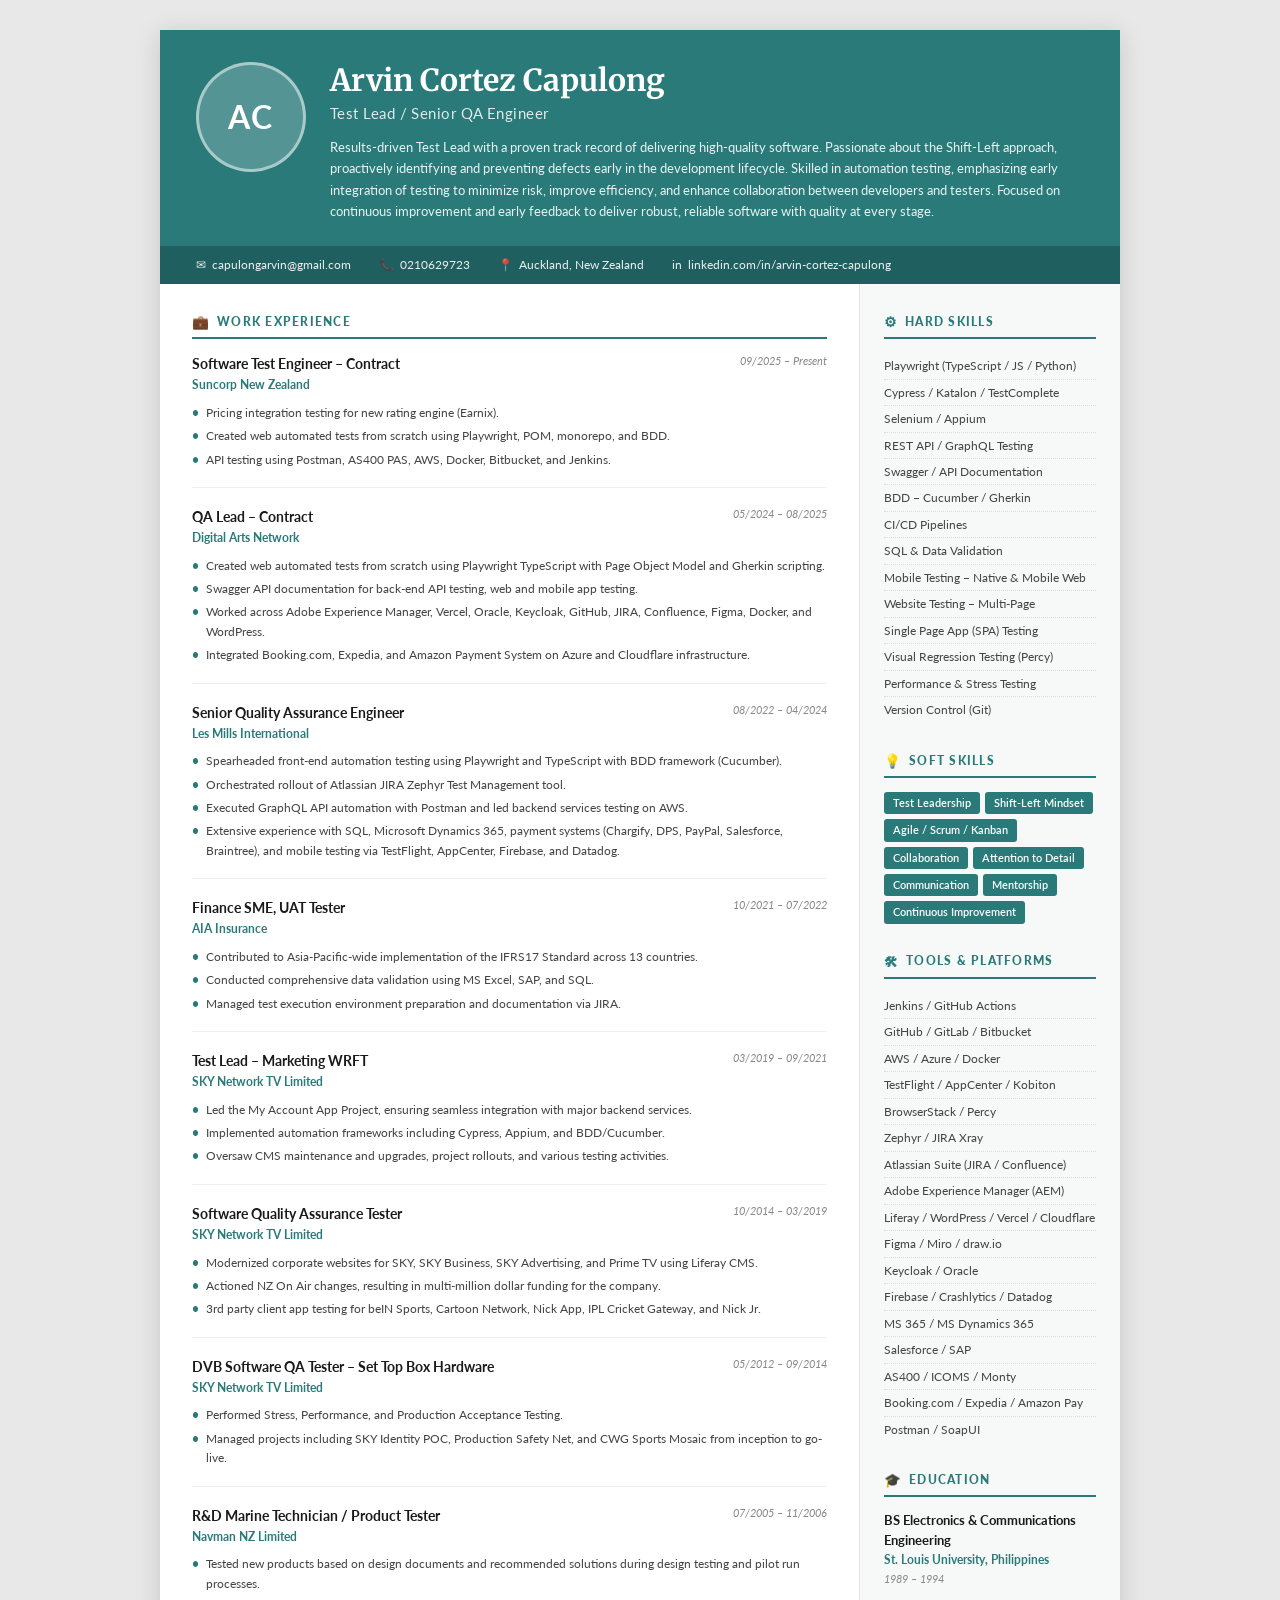
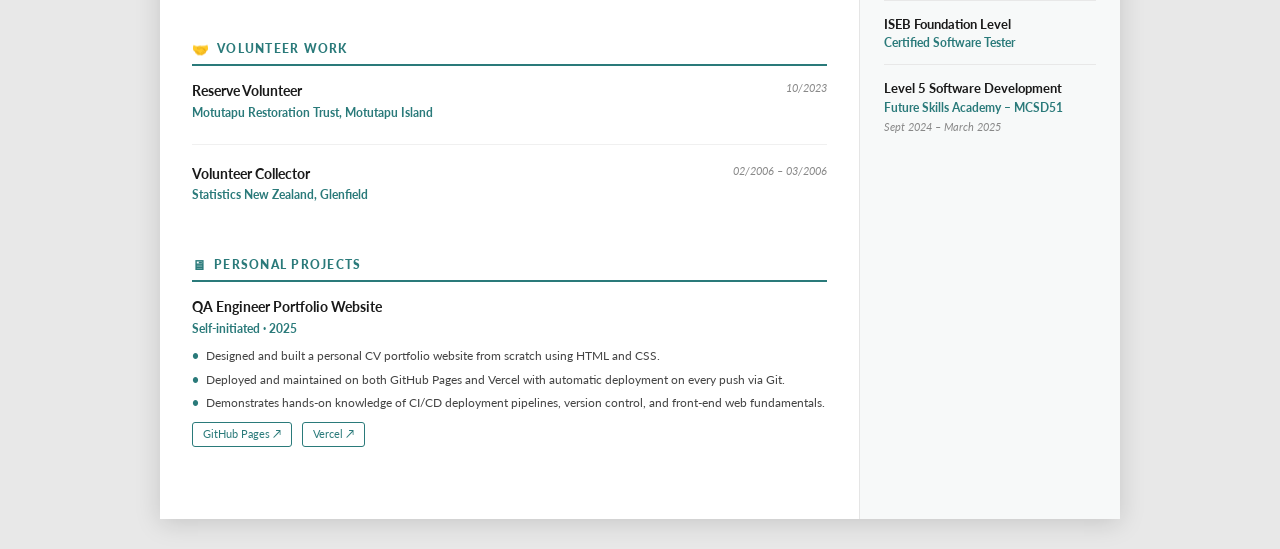
<file: index.html>
<!DOCTYPE html>
<html lang="en">
<head>
  <meta charset="UTF-8" />
  <meta name="viewport" content="width=device-width, initial-scale=1.0" />
  <title>Arvin Capulong | QA Engineer Portfolio</title>
  <link rel="preconnect" href="https://fonts.googleapis.com">
  <link rel="preconnect" href="https://fonts.gstatic.com" crossorigin>
  <link href="https://fonts.googleapis.com/css2?family=Lato:wght@300;400;700;900&family=Merriweather:wght@400;700&display=swap" rel="stylesheet">
  <link rel="stylesheet" href="style.css" />
</head>
<body>

<div class="cv-wrapper">

  <!-- HEADER -->
  <header class="cv-header">
    <div class="header-left">
      <div class="profile-photo">
        <div class="photo-placeholder">AC</div>
      </div>
      <div class="header-info">
        <h1>Arvin Cortez Capulong</h1>
        <h2>Test Lead / Senior QA Engineer</h2>
        <p class="summary">
          Results-driven Test Lead with a proven track record of delivering high-quality software.
          Passionate about the Shift-Left approach, proactively identifying and preventing defects
          early in the development lifecycle. Skilled in automation testing, emphasizing early
          integration of testing to minimize risk, improve efficiency, and enhance collaboration
          between developers and testers. Focused on continuous improvement and early feedback
          to deliver robust, reliable software with quality at every stage.
        </p>
      </div>
    </div>

    <div class="header-contact-bar">
      <a href="https://mail.google.com/mail/?view=cm&fs=1&to=capulongarvin@gmail.com" target="_blank">
        <span class="icon">✉</span> capulongarvin@gmail.com
      </a>
      <span><span class="icon">📞</span> 0210629723</span>
      <span><span class="icon">📍</span> Auckland, New Zealand</span>
      <a href="https://www.linkedin.com/in/arvin-cortez-capulong-6018682a/" target="_blank">
        <span class="icon">in</span> linkedin.com/in/arvin-cortez-capulong
      </a>
    </div>
  </header>

  <!-- MAIN BODY -->
  <div class="cv-body">

    <!-- LEFT COLUMN -->
    <main class="cv-main">

      <!-- EXPERIENCE -->
      <section class="cv-section">
        <h3 class="section-title"><span class="section-icon">💼</span> Work Experience</h3>

        <div class="exp-item">
          <div class="exp-header">
            <div>
              <h4 class="exp-role">Software Test Engineer – Contract</h4>
              <div class="exp-company">Suncorp New Zealand</div>
            </div>
            <div class="exp-date">09/2025 – Present</div>
          </div>
          <ul class="exp-bullets">
            <li>Pricing integration testing for new rating engine (Earnix).</li>
            <li>Created web automated tests from scratch using Playwright, POM, monorepo, and BDD.</li>
            <li>API testing using Postman, AS400 PAS, AWS, Docker, Bitbucket, and Jenkins.</li>
          </ul>
        </div>

        <div class="exp-item">
          <div class="exp-header">
            <div>
              <h4 class="exp-role">QA Lead – Contract</h4>
              <div class="exp-company">Digital Arts Network</div>
            </div>
            <div class="exp-date">05/2024 – 08/2025</div>
          </div>
          <ul class="exp-bullets">
            <li>Created web automated tests from scratch using Playwright TypeScript with Page Object Model and Gherkin scripting.</li>
            <li>Swagger API documentation for back-end API testing, web and mobile app testing.</li>
            <li>Worked across Adobe Experience Manager, Vercel, Oracle, Keycloak, GitHub, JIRA, Confluence, Figma, Docker, and WordPress.</li>
            <li>Integrated Booking.com, Expedia, and Amazon Payment System on Azure and Cloudflare infrastructure.</li>
          </ul>
        </div>

        <div class="exp-item">
          <div class="exp-header">
            <div>
              <h4 class="exp-role">Senior Quality Assurance Engineer</h4>
              <div class="exp-company">Les Mills International</div>
            </div>
            <div class="exp-date">08/2022 – 04/2024</div>
          </div>
          <ul class="exp-bullets">
            <li>Spearheaded front-end automation testing using Playwright and TypeScript with BDD framework (Cucumber).</li>
            <li>Orchestrated rollout of Atlassian JIRA Zephyr Test Management tool.</li>
            <li>Executed GraphQL API automation with Postman and led backend services testing on AWS.</li>
            <li>Extensive experience with SQL, Microsoft Dynamics 365, payment systems (Chargify, DPS, PayPal, Salesforce, Braintree), and mobile testing via TestFlight, AppCenter, Firebase, and Datadog.</li>
          </ul>
        </div>

        <div class="exp-item">
          <div class="exp-header">
            <div>
              <h4 class="exp-role">Finance SME, UAT Tester</h4>
              <div class="exp-company">AIA Insurance</div>
            </div>
            <div class="exp-date">10/2021 – 07/2022</div>
          </div>
          <ul class="exp-bullets">
            <li>Contributed to Asia-Pacific-wide implementation of the IFRS17 Standard across 13 countries.</li>
            <li>Conducted comprehensive data validation using MS Excel, SAP, and SQL.</li>
            <li>Managed test execution environment preparation and documentation via JIRA.</li>
          </ul>
        </div>

        <div class="exp-item">
          <div class="exp-header">
            <div>
              <h4 class="exp-role">Test Lead – Marketing WRFT</h4>
              <div class="exp-company">SKY Network TV Limited</div>
            </div>
            <div class="exp-date">03/2019 – 09/2021</div>
          </div>
          <ul class="exp-bullets">
            <li>Led the My Account App Project, ensuring seamless integration with major backend services.</li>
            <li>Implemented automation frameworks including Cypress, Appium, and BDD/Cucumber.</li>
            <li>Oversaw CMS maintenance and upgrades, project rollouts, and various testing activities.</li>
          </ul>
        </div>

        <div class="exp-item">
          <div class="exp-header">
            <div>
              <h4 class="exp-role">Software Quality Assurance Tester</h4>
              <div class="exp-company">SKY Network TV Limited</div>
            </div>
            <div class="exp-date">10/2014 – 03/2019</div>
          </div>
          <ul class="exp-bullets">
            <li>Modernized corporate websites for SKY, SKY Business, SKY Advertising, and Prime TV using Liferay CMS.</li>
            <li>Actioned NZ On Air changes, resulting in multi-million dollar funding for the company.</li>
            <li>3rd party client app testing for beIN Sports, Cartoon Network, Nick App, IPL Cricket Gateway, and Nick Jr.</li>
          </ul>
        </div>

        <div class="exp-item">
          <div class="exp-header">
            <div>
              <h4 class="exp-role">DVB Software QA Tester – Set Top Box Hardware</h4>
              <div class="exp-company">SKY Network TV Limited</div>
            </div>
            <div class="exp-date">05/2012 – 09/2014</div>
          </div>
          <ul class="exp-bullets">
            <li>Performed Stress, Performance, and Production Acceptance Testing.</li>
            <li>Managed projects including SKY Identity POC, Production Safety Net, and CWG Sports Mosaic from inception to go-live.</li>
          </ul>
        </div>

        <div class="exp-item">
          <div class="exp-header">
            <div>
              <h4 class="exp-role">R&D Marine Technician / Product Tester</h4>
              <div class="exp-company">Navman NZ Limited</div>
            </div>
            <div class="exp-date">07/2005 – 11/2006</div>
          </div>
          <ul class="exp-bullets">
            <li>Tested new products based on design documents and recommended solutions during design testing and pilot run processes.</li>
          </ul>
        </div>

      </section>

      <!-- VOLUNTEER -->
      <section class="cv-section">
        <h3 class="section-title"><span class="section-icon">🤝</span> Volunteer Work</h3>
        <div class="exp-item">
          <div class="exp-header">
            <div>
              <h4 class="exp-role">Reserve Volunteer</h4>
              <div class="exp-company">Motutapu Restoration Trust, Motutapu Island</div>
            </div>
            <div class="exp-date">10/2023</div>
          </div>
        </div>
        <div class="exp-item">
          <div class="exp-header">
            <div>
              <h4 class="exp-role">Volunteer Collector</h4>
              <div class="exp-company">Statistics New Zealand, Glenfield</div>
            </div>
            <div class="exp-date">02/2006 – 03/2006</div>
          </div>
        </div>
      </section>

      <!-- PERSONAL PROJECTS -->
      <section class="cv-section">
        <h3 class="section-title"><span class="section-icon">🖥</span> Personal Projects</h3>
        <div class="exp-item">
          <div class="exp-header">
            <div>
              <h4 class="exp-role">QA Engineer Portfolio Website</h4>
              <div class="exp-company">Self-initiated · 2025</div>
            </div>
          </div>
          <ul class="exp-bullets">
            <li>Designed and built a personal CV portfolio website from scratch using HTML and CSS.</li>
            <li>Deployed and maintained on both GitHub Pages and Vercel with automatic deployment on every push via Git.</li>
            <li>Demonstrates hands-on knowledge of CI/CD deployment pipelines, version control, and front-end web fundamentals.</li>
          </ul>
          <div style="margin-top: 8px; display: flex; gap: 10px; flex-wrap: wrap;">
            <a href="https://arvincortezcapulong.github.io/portfolio-website/" target="_blank" style="font-family: 'Lato', sans-serif; font-size: 0.7rem; color: #2a7a7a; text-decoration: none; border: 1px solid #2a7a7a; padding: 3px 10px; border-radius: 3px;">GitHub Pages ↗</a>
            <a href="https://portfolio-website-pi-sandy-40.vercel.app/" target="_blank" style="font-family: 'Lato', sans-serif; font-size: 0.7rem; color: #2a7a7a; text-decoration: none; border: 1px solid #2a7a7a; padding: 3px 10px; border-radius: 3px;">Vercel ↗</a>
          </div>
        </div>
      </section>

    </main>

    <!-- RIGHT SIDEBAR -->
    <aside class="cv-sidebar">

      <!-- HARD SKILLS -->
      <section class="cv-section">
        <h3 class="section-title"><span class="section-icon">⚙</span> Hard Skills</h3>
        <ul class="skills-list">
          <li>Playwright (TypeScript / JS / Python)</li>
          <li>Cypress / Katalon / TestComplete</li>
          <li>Selenium / Appium</li>
          <li>REST API / GraphQL Testing</li>
          <li>Swagger / API Documentation</li>
          <li>BDD – Cucumber / Gherkin</li>
          <li>CI/CD Pipelines</li>
          <li>SQL & Data Validation</li>
          <li>Mobile Testing – Native & Mobile Web</li>
          <li>Website Testing – Multi-Page</li>
          <li>Single Page App (SPA) Testing</li>
          <li>Visual Regression Testing (Percy)</li>
          <li>Performance & Stress Testing</li>
          <li>Version Control (Git)</li>
        </ul>
      </section>

      <!-- SOFT SKILLS -->
      <section class="cv-section">
        <h3 class="section-title"><span class="section-icon">💡</span> Soft Skills</h3>
        <div class="soft-skills-tags">
          <span>Test Leadership</span>
          <span>Shift-Left Mindset</span>
          <span>Agile / Scrum / Kanban</span>
          <span>Collaboration</span>
          <span>Attention to Detail</span>
          <span>Communication</span>
          <span>Mentorship</span>
          <span>Continuous Improvement</span>
        </div>
      </section>

      <!-- TOOLS -->
      <section class="cv-section">
        <h3 class="section-title"><span class="section-icon">🛠</span> Tools & Platforms</h3>
        <ul class="skills-list">
          <li>Jenkins / GitHub Actions</li>
          <li>GitHub / GitLab / Bitbucket</li>
          <li>AWS / Azure / Docker</li>
          <li>TestFlight / AppCenter / Kobiton</li>
          <li>BrowserStack / Percy</li>
          <li>Zephyr / JIRA Xray</li>
          <li>Atlassian Suite (JIRA / Confluence)</li>
          <li>Adobe Experience Manager (AEM)</li>
          <li>Liferay / WordPress / Vercel / Cloudflare</li>
          <li>Figma / Miro / draw.io</li>
          <li>Keycloak / Oracle</li>
          <li>Firebase / Crashlytics / Datadog</li>
          <li>MS 365 / MS Dynamics 365</li>
          <li>Salesforce / SAP</li>
          <li>AS400 / ICOMS / Monty</li>
          <li>Booking.com / Expedia / Amazon Pay</li>
          <li>Postman / SoapUI</li>
        </ul>
      </section>

      <!-- EDUCATION -->
      <section class="cv-section">
        <h3 class="section-title"><span class="section-icon">🎓</span> Education</h3>
        <div class="edu-item">
          <div class="edu-degree">BS Electronics & Communications Engineering</div>
          <div class="edu-school">St. Louis University, Philippines</div>
          <div class="edu-date">1989 – 1994</div>
        </div>
        <div class="edu-item">
          <div class="edu-degree">ISEB Foundation Level</div>
          <div class="edu-school">Certified Software Tester</div>
        </div>
        <div class="edu-item">
          <div class="edu-degree">Level 5 Software Development</div>
          <div class="edu-school">Future Skills Academy – MCSD51</div>
          <div class="edu-date">Sept 2024 – March 2025</div>
        </div>
      </section>

    </aside>

  </div>

</div><!-- end cv-wrapper -->

</body>
</html>
</file>
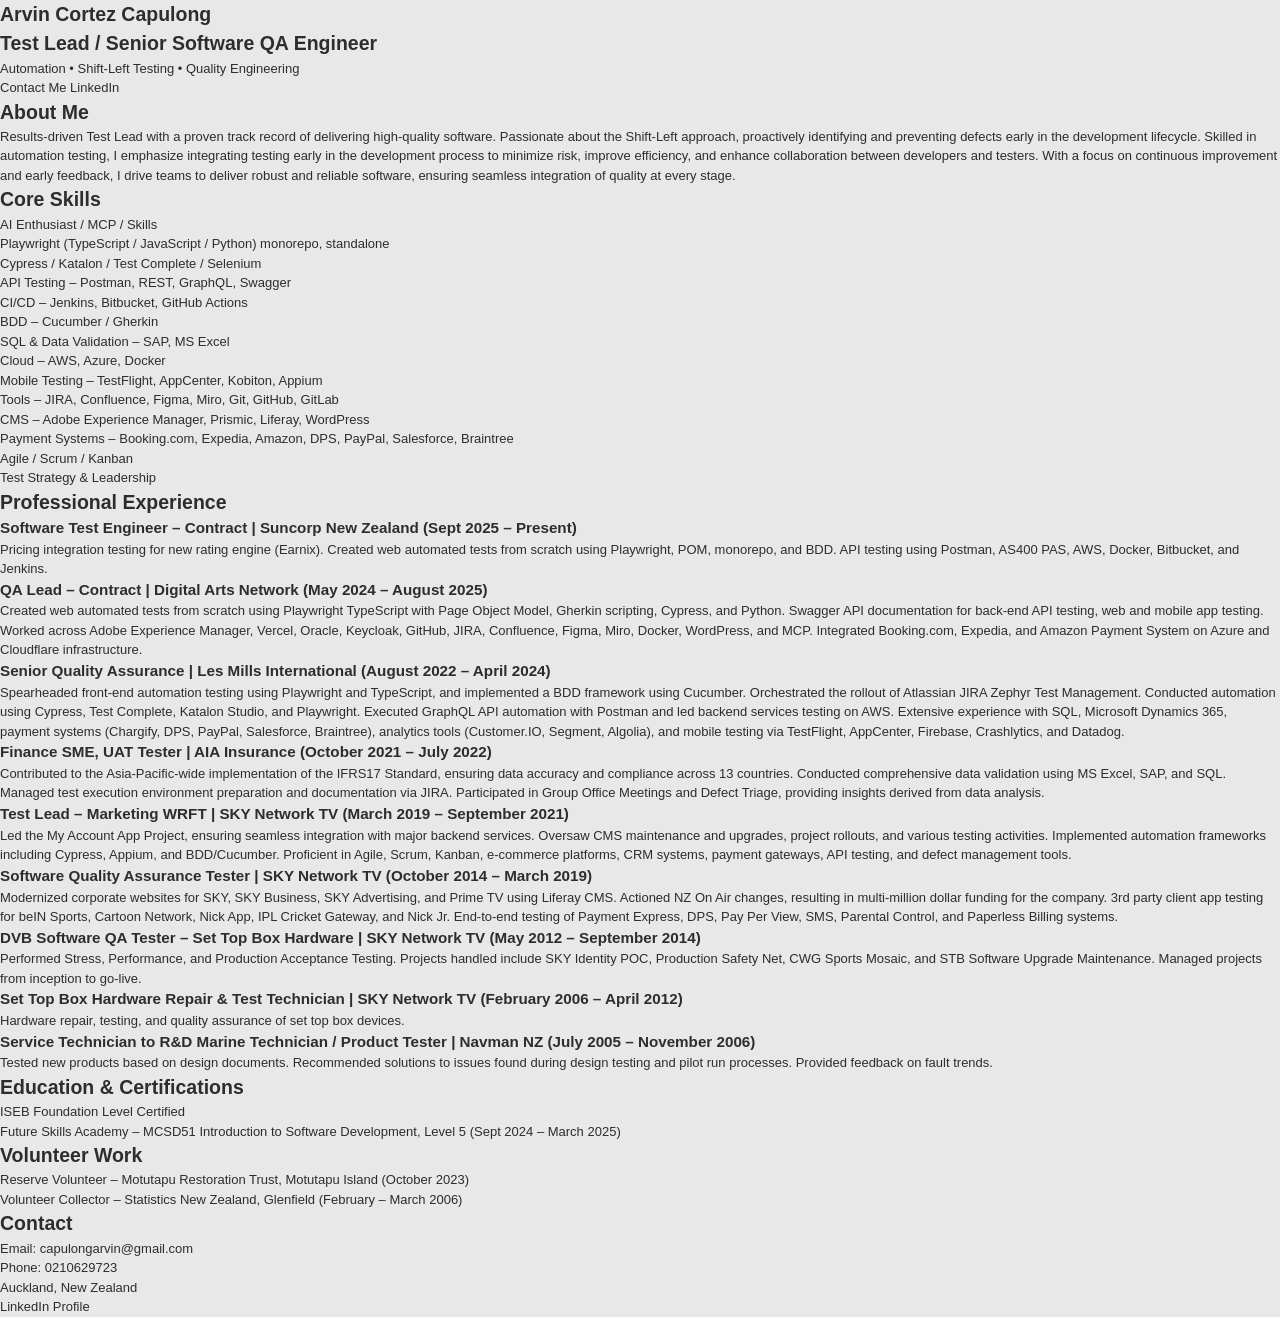
<file: indexold.html>
<!DOCTYPE html>
<html lang="en">

<head>
  <meta charset="UTF-8" />
  <meta name="viewport" content="width=device-width, initial-scale=1.0" />
  <title>Arvin Capulong | QA Engineer Portfolio</title>

  <link rel="stylesheet" href="style.css" />
</head>

<body>

  <!-- HERO -->
  <section class="hero">

    <h1>Arvin Cortez Capulong</h1>

    <h2>Test Lead / Senior Software QA Engineer</h2>

    <p>
      Automation • Shift-Left Testing • Quality Engineering
    </p>

    <div class="cta-buttons">

      <a
        href="https://mail.google.com/mail/?view=cm&fs=1&to=capulongarvin@gmail.com"
        target="_blank">
        Contact Me
      </a>

      <a
        href="https://www.linkedin.com/in/arvin-cortez-capulong-6018682a/"
        target="_blank">
        LinkedIn
      </a>

    </div>

  </section>

  <!-- ABOUT -->
  <section class="section">

    <h2>About Me</h2>

    <p>
      Results-driven Test Lead with a proven track record of delivering high-quality software.
      Passionate about the Shift-Left approach, proactively identifying and preventing defects
      early in the development lifecycle. Skilled in automation testing, I emphasize integrating
      testing early in the development process to minimize risk, improve efficiency, and enhance
      collaboration between developers and testers. With a focus on continuous improvement and
      early feedback, I drive teams to deliver robust and reliable software, ensuring seamless
      integration of quality at every stage.
    </p>

  </section>

  <!-- SKILLS -->
  <section class="section">

    <h2>Core Skills</h2>

    <ul>
      <li>AI Enthusiast / MCP / Skills</li>
      <li>Playwright (TypeScript / JavaScript / Python) monorepo, standalone</li>
      <li>Cypress / Katalon / Test Complete / Selenium</li>
      <li>API Testing – Postman, REST, GraphQL, Swagger</li>
      <li>CI/CD – Jenkins, Bitbucket, GitHub Actions</li>
      <li>BDD – Cucumber / Gherkin</li>
      <li>SQL & Data Validation – SAP, MS Excel</li>
      <li>Cloud – AWS, Azure, Docker</li>
      <li>Mobile Testing – TestFlight, AppCenter, Kobiton, Appium</li>
      <li>Tools – JIRA, Confluence, Figma, Miro, Git, GitHub, GitLab</li>
      <li>CMS – Adobe Experience Manager, Prismic, Liferay, WordPress</li>
      <li>Payment Systems – Booking.com, Expedia, Amazon, DPS, PayPal, Salesforce, Braintree</li>
      <li>Agile / Scrum / Kanban</li>
      <li>Test Strategy & Leadership</li>
    </ul>

  </section>

  <!-- EXPERIENCE -->
  <section class="section">

    <h2>Professional Experience</h2>

    <div class="card">
      <h3>Software Test Engineer – Contract | Suncorp New Zealand (Sept 2025 – Present)</h3>
      <p>
        Pricing integration testing for new rating engine (Earnix).
        Created web automated tests from scratch using Playwright, POM, monorepo, and BDD.
        API testing using Postman, AS400 PAS, AWS, Docker, Bitbucket, and Jenkins.
      </p>
    </div>

    <div class="card">
      <h3>QA Lead – Contract | Digital Arts Network (May 2024 – August 2025)</h3>
      <p>
        Created web automated tests from scratch using Playwright TypeScript with Page Object Model,
        Gherkin scripting, Cypress, and Python. Swagger API documentation for back-end API testing,
        web and mobile app testing. Worked across Adobe Experience Manager, Vercel, Oracle, Keycloak,
        GitHub, JIRA, Confluence, Figma, Miro, Docker, WordPress, and MCP.
        Integrated Booking.com, Expedia, and Amazon Payment System on Azure and Cloudflare infrastructure.
      </p>
    </div>

    <div class="card">
      <h3>Senior Quality Assurance | Les Mills International (August 2022 – April 2024)</h3>
      <p>
        Spearheaded front-end automation testing using Playwright and TypeScript, and implemented
        a BDD framework using Cucumber. Orchestrated the rollout of Atlassian JIRA Zephyr Test
        Management. Conducted automation using Cypress, Test Complete, Katalon Studio, and Playwright.
        Executed GraphQL API automation with Postman and led backend services testing on AWS.
        Extensive experience with SQL, Microsoft Dynamics 365, payment systems (Chargify, DPS, PayPal,
        Salesforce, Braintree), analytics tools (Customer.IO, Segment, Algolia), and mobile testing
        via TestFlight, AppCenter, Firebase, Crashlytics, and Datadog.
      </p>
    </div>

    <div class="card">
      <h3>Finance SME, UAT Tester | AIA Insurance (October 2021 – July 2022)</h3>
      <p>
        Contributed to the Asia-Pacific-wide implementation of the IFRS17 Standard, ensuring data
        accuracy and compliance across 13 countries. Conducted comprehensive data validation using
        MS Excel, SAP, and SQL. Managed test execution environment preparation and documentation
        via JIRA. Participated in Group Office Meetings and Defect Triage, providing insights
        derived from data analysis.
      </p>
    </div>

    <div class="card">
      <h3>Test Lead – Marketing WRFT | SKY Network TV (March 2019 – September 2021)</h3>
      <p>
        Led the My Account App Project, ensuring seamless integration with major backend services.
        Oversaw CMS maintenance and upgrades, project rollouts, and various testing activities.
        Implemented automation frameworks including Cypress, Appium, and BDD/Cucumber.
        Proficient in Agile, Scrum, Kanban, e-commerce platforms, CRM systems, payment gateways,
        API testing, and defect management tools.
      </p>
    </div>

    <div class="card">
      <h3>Software Quality Assurance Tester | SKY Network TV (October 2014 – March 2019)</h3>
      <p>
        Modernized corporate websites for SKY, SKY Business, SKY Advertising, and Prime TV using
        Liferay CMS. Actioned NZ On Air changes, resulting in multi-million dollar funding for the company.
        3rd party client app testing for beIN Sports, Cartoon Network, Nick App, IPL Cricket Gateway,
        and Nick Jr. End-to-end testing of Payment Express, DPS, Pay Per View, SMS, Parental Control,
        and Paperless Billing systems.
      </p>
    </div>

    <div class="card">
      <h3>DVB Software QA Tester – Set Top Box Hardware | SKY Network TV (May 2012 – September 2014)</h3>
      <p>
        Performed Stress, Performance, and Production Acceptance Testing. Projects handled include
        SKY Identity POC, Production Safety Net, CWG Sports Mosaic, and STB Software Upgrade
        Maintenance. Managed projects from inception to go-live.
      </p>
    </div>

    <div class="card">
      <h3>Set Top Box Hardware Repair & Test Technician | SKY Network TV (February 2006 – April 2012)</h3>
      <p>
        Hardware repair, testing, and quality assurance of set top box devices.
      </p>
    </div>

    <div class="card">
      <h3>Service Technician to R&D Marine Technician / Product Tester | Navman NZ (July 2005 – November 2006)</h3>
      <p>
        Tested new products based on design documents. Recommended solutions to issues found during
        design testing and pilot run processes. Provided feedback on fault trends.
      </p>
    </div>

  </section>

  <!-- EDUCATION -->
  <section class="section">

    <h2>Education & Certifications</h2>

    <ul>
      <li>ISEB Foundation Level Certified</li>
      <li>Future Skills Academy – MCSD51 Introduction to Software Development, Level 5 (Sept 2024 – March 2025)</li>
    </ul>

  </section>

  <!-- VOLUNTEER -->
  <section class="section">

    <h2>Volunteer Work</h2>

    <ul>
      <li>Reserve Volunteer – Motutapu Restoration Trust, Motutapu Island (October 2023)</li>
      <li>Volunteer Collector – Statistics New Zealand, Glenfield (February – March 2006)</li>
    </ul>

  </section>

  <!-- CONTACT -->
  <section class="section">

    <h2>Contact</h2>

    <p>Email: capulongarvin@gmail.com</p>
    <p>Phone: 0210629723</p>
    <p>Auckland, New Zealand</p>
    <p>
      <a href="https://www.linkedin.com/in/arvin-cortez-capulong-6018682a/" target="_blank">
        LinkedIn Profile
      </a>
    </p>

  </section>

</body>

</html>
</file>
<file: style.css>
/* ── RESET ── */
*, *::before, *::after { box-sizing: border-box; margin: 0; padding: 0; }

body {
  font-family: 'Lato', sans-serif;
  font-size: 13px;
  color: #2d2d2d;
  background: #e8e8e8;
  line-height: 1.5;
}

a { color: inherit; text-decoration: none; }

/* ── PAGE WRAPPER ── */
.cv-wrapper {
  max-width: 960px;
  margin: 30px auto;
  background: #fff;
  box-shadow: 0 4px 24px rgba(0,0,0,0.15);
  overflow: hidden;
}

/* ── HEADER ── */
.cv-header {
  background: #2a7a7a;
  color: white;
  padding: 32px 36px 0;
}

.header-left {
  display: flex;
  gap: 24px;
  align-items: flex-start;
  margin-bottom: 24px;
}

.profile-photo { flex-shrink: 0; }

.photo-placeholder {
  width: 110px;
  height: 110px;
  border-radius: 50%;
  background: rgba(255,255,255,0.2);
  border: 3px solid rgba(255,255,255,0.5);
  display: flex;
  align-items: center;
  justify-content: center;
  font-size: 2rem;
  font-weight: 700;
  color: white;
  letter-spacing: 2px;
}

.header-info h1 {
  font-family: 'Merriweather', serif;
  font-size: 1.9rem;
  font-weight: 700;
  color: #fff;
  margin-bottom: 4px;
  line-height: 1.2;
}

.header-info h2 {
  font-size: 0.95rem;
  font-weight: 400;
  color: rgba(255,255,255,0.85);
  margin-bottom: 12px;
  letter-spacing: 0.03em;
}

.header-info .summary {
  font-size: 0.8rem;
  color: rgba(255,255,255,0.9);
  line-height: 1.65;
}

/* ── CONTACT BAR ── */
.header-contact-bar {
  background: #1f5f5f;
  margin: 0 -36px;
  padding: 10px 36px;
  display: flex;
  flex-wrap: wrap;
  gap: 6px 28px;
  align-items: center;
}

.header-contact-bar a,
.header-contact-bar span {
  font-size: 0.75rem;
  color: rgba(255,255,255,0.9);
  display: flex;
  align-items: center;
  gap: 6px;
  transition: color 0.2s;
}

.header-contact-bar a:hover { color: #a8e6cf; }

.icon {
  font-style: normal;
  font-size: 0.8rem;
}

/* ── BODY LAYOUT ── */
.cv-body {
  display: grid;
  grid-template-columns: 1fr 260px;
  gap: 0;
  background: #fff;
}

/* ── MAIN COLUMN ── */
.cv-main {
  padding: 28px 32px;
  border-right: 1px solid #e5e5e5;
}

/* ── SIDEBAR ── */
.cv-sidebar {
  padding: 28px 24px;
  background: #f7f9f9;
}

/* ── SECTION TITLES ── */
.cv-section { margin-bottom: 28px; }

.section-title {
  font-family: 'Lato', sans-serif;
  font-size: 0.78rem;
  font-weight: 900;
  text-transform: uppercase;
  letter-spacing: 0.1em;
  color: #2a7a7a;
  border-bottom: 2px solid #2a7a7a;
  padding-bottom: 5px;
  margin-bottom: 14px;
  display: flex;
  align-items: center;
  gap: 7px;
}

.section-icon { font-size: 0.85rem; }

/* ── EXPERIENCE ITEMS ── */
.exp-item {
  margin-bottom: 18px;
  padding-bottom: 16px;
  border-bottom: 1px solid #f0f0f0;
}

.exp-item:last-child {
  border-bottom: none;
  margin-bottom: 0;
}

.exp-header {
  display: flex;
  justify-content: space-between;
  align-items: flex-start;
  gap: 12px;
  margin-bottom: 6px;
}

.exp-role {
  font-size: 0.88rem;
  font-weight: 700;
  color: #1a1a1a;
  margin-bottom: 2px;
}

.exp-company {
  font-size: 0.78rem;
  color: #2a7a7a;
  font-weight: 700;
}

.exp-date {
  font-size: 0.7rem;
  color: #888;
  white-space: nowrap;
  font-style: italic;
  flex-shrink: 0;
}

.exp-bullets {
  list-style: none;
  padding: 0;
  margin-top: 6px;
}

.exp-bullets li {
  font-size: 0.78rem;
  color: #444;
  padding: 2px 0 2px 14px;
  position: relative;
  line-height: 1.55;
}

.exp-bullets li::before {
  content: '•';
  position: absolute;
  left: 0;
  color: #2a7a7a;
  font-weight: 700;
}

/* ── SIDEBAR SKILLS LIST ── */
.skills-list {
  list-style: none;
  padding: 0;
}

.skills-list li {
  font-size: 0.78rem;
  color: #444;
  padding: 4px 0;
  border-bottom: 1px dotted #ddd;
  line-height: 1.4;
}

.skills-list li:last-child { border-bottom: none; }

/* ── SOFT SKILLS TAGS ── */
.soft-skills-tags {
  display: flex;
  flex-wrap: wrap;
  gap: 5px;
}

.soft-skills-tags span {
  background: #2a7a7a;
  color: white;
  font-size: 0.68rem;
  padding: 3px 9px;
  border-radius: 3px;
  font-weight: 600;
}

/* ── EDUCATION ── */
.edu-item {
  margin-bottom: 14px;
  padding-bottom: 12px;
  border-bottom: 1px solid #e8e8e8;
}

.edu-item:last-child {
  border-bottom: none;
  margin-bottom: 0;
}

.edu-degree {
  font-size: 0.82rem;
  font-weight: 700;
  color: #1a1a1a;
}

.edu-school {
  font-size: 0.75rem;
  font-weight: 700;
  color: #2a7a7a;
}

.edu-date {
  font-size: 0.7rem;
  color: #888;
  font-style: italic;
  margin-top: 2px;
}

/* ── PRINT ── */
@media print {
  body { background: white; }
  .cv-wrapper { box-shadow: none; margin: 0; }
  .cv-header { -webkit-print-color-adjust: exact; print-color-adjust: exact; }
}

/* ── RESPONSIVE ── */
@media (max-width: 700px) {
  .cv-wrapper { margin: 0; }
  .cv-body { grid-template-columns: 1fr; }
  .cv-sidebar { border-top: 3px solid #2a7a7a; }
  .header-left { flex-direction: column; }
  .header-contact-bar { gap: 8px 16px; }
}
</file>
